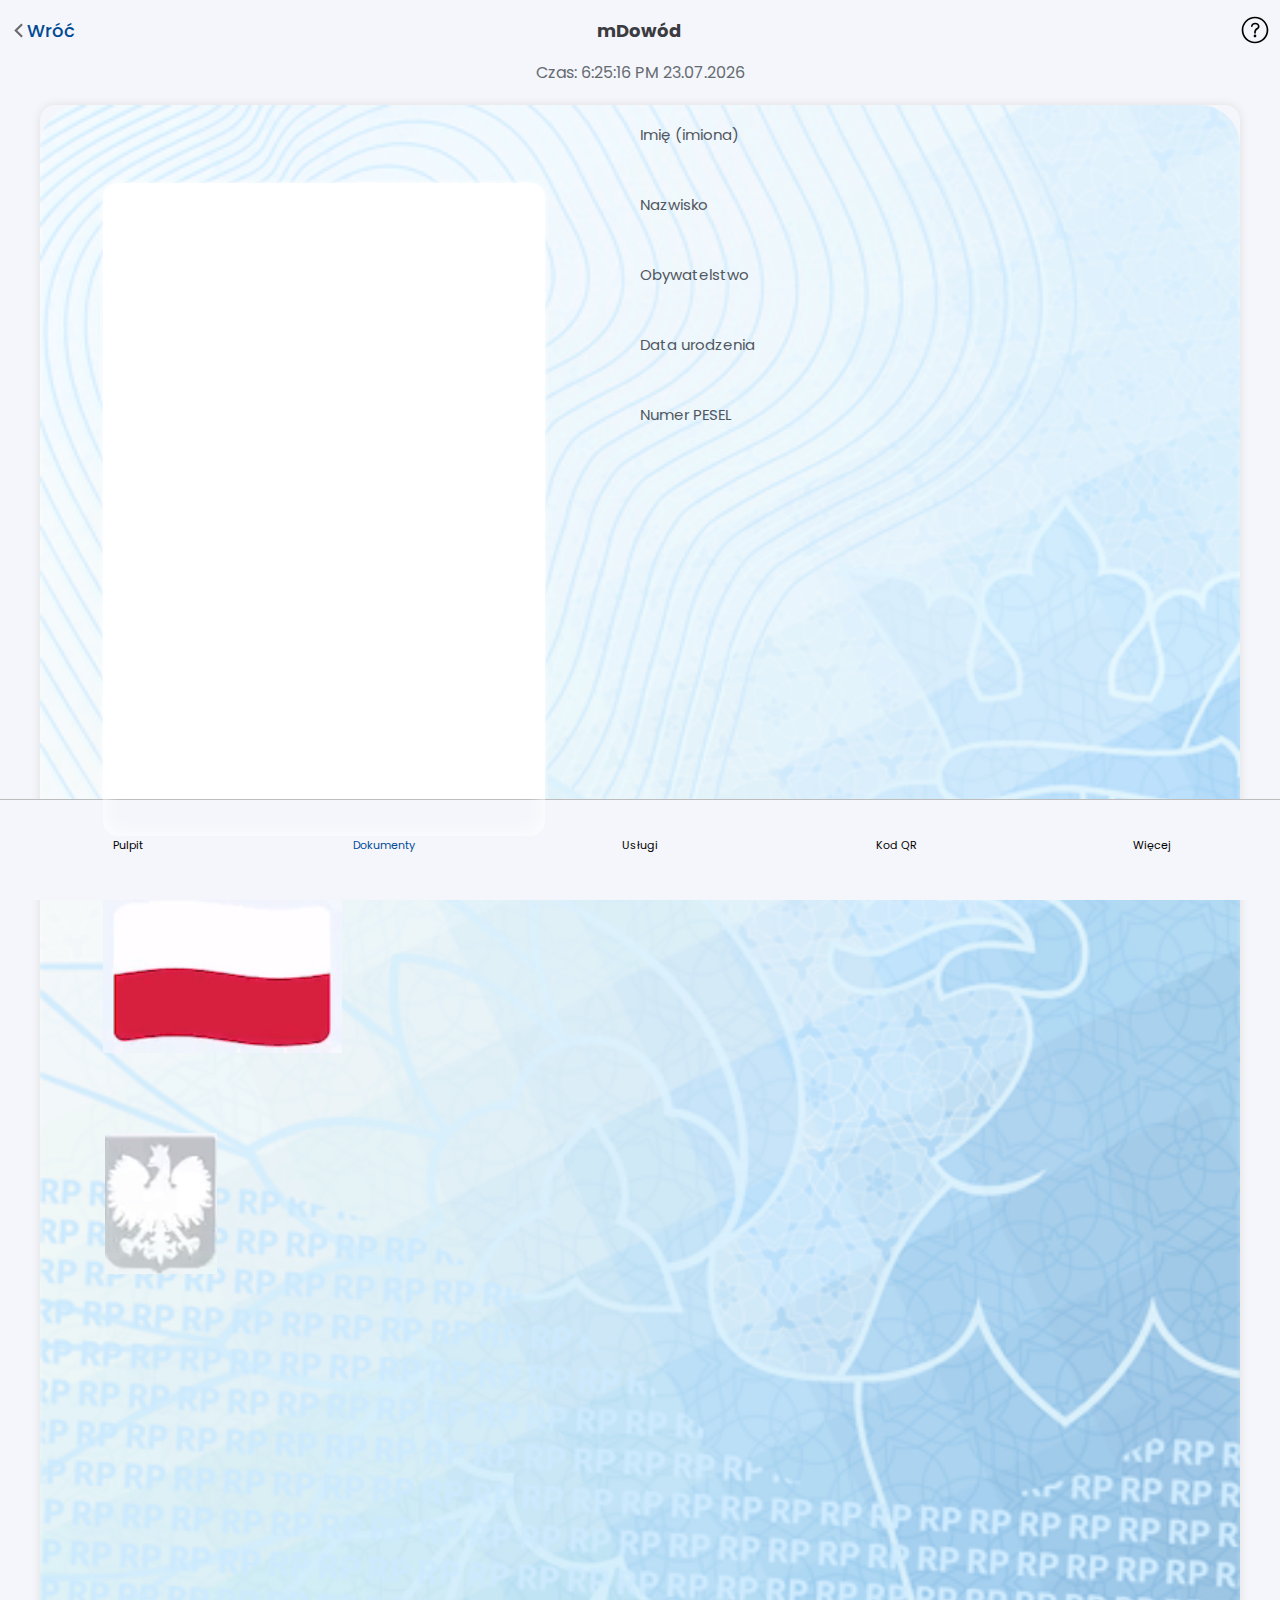
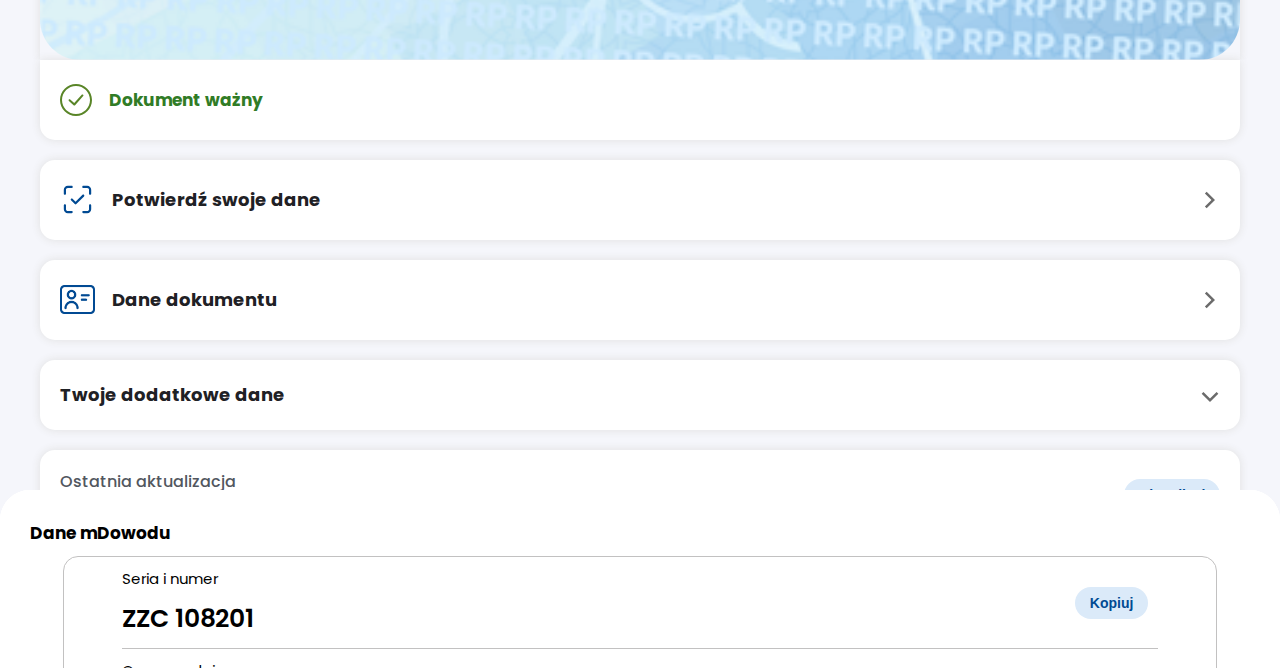
<file: card.html>
<head>
    <title>mObywatel</title>
    <meta charset="UTF-8">
    <link rel="stylesheet" href="assets/card.css?v=1.0">
    <link rel="stylesheet" href="assets/main.css">
    <link rel="icon" type="image/x-icon" href="images/coi_common_ui_ic_mobywatel_logo.svg">
    <link rel="apple-touch-icon" href="https://i.imgur.com/gC8DDHD.png">
    <link rel="shortcut icon" href="images/coi_common_ui_ic_mobywatel_logo.svg">
    <meta name="format-detection" content="telephone=no">
    <meta name="viewport" content="width=device-width, initial-scale=0.8, user-scalable=no">
    <meta name="mobile-web-app-capable" content="yes">
</head>
<body>
    <div class="top_grid">
        <div class="action_grid">
            <img src="images/ic_arrow_forward_Dgray.svg" class="back_img" class="rotate90">
            <p onclick="sendTo('home')" class="back_text">Wróć</p>
        </div>
        <p class="title_text">mDowód</p>
        <img src="images/coi_common_ui_ic_help.svg" class="help_img">
    </div>

    <div class="confirm">
        <div class="opacity" onclick="closePage()"></div>
        <div class="page_1 page">
            <p class="confirm_title">Wybierz dokument</p>
            <div class="confirm_list">
                <div class="card card_1">
                    <div class="card_inner">
                        <p class="confirm_name">Dowód osobisty</p>
                        <p class="confirm_description">Zobaczysz tutaj dane swojego dowodu osobistego. Ale jeśli chcesz potwierdzić tożsamość, potrzebujesz fizycznego dokumentu.</p>
                        <p class="confirm_button" onclick="openPage(2)">Pokaż dane</p>
                    </div>
                </div>
                <div class="card card_2">
                    <div class="card_inner">
                        <p class="confirm_name">mDowód</p>
                        <p class="confirm_description">Nie używaj danych mDowodu w banku (do 31 sierpnia), gdy wyjeżdżasz za granicę lub składasz wniosek o dowód osobisty.</p>
                        <p class="confirm_button" onclick="openPage(3)">Pokaż dane</p>
                    </div>
                </div>
            </div>
            <p class="confirm_close close_page_1" onclick="closePage()">Zamknij</p>
        </div>
        <div class="page page_2 page_other">
            <p class="confirm_title">Dane dowodu osobistego</p>
            <div class="confirm_info">
                <div class="confirm_box">
                    <p class="box_top">Seria i numer</p>
                    <p class="box_value box_highlight">ZZC 108201</p>
                    <button class="main_button">Kopiuj</button>
                </div>
                <div class="confirm_box">
                    <p class="box_top">Organ wydający</p>
                    <p class="box_value">URZĄD MIEJSKI W WARSZAWIE</p>
                </div>
                <div class="confirm_box">
                    <p class="box_top">Termin ważności</p>
                    <p class="box_value">11.09.2032</p>
                </div>
                <div class="confirm_box" style="border: none;">
                    <p class="box_top">Termin wydania</p>
                    <p class="box_value">11.09.2022</p>
                </div>
            </div>
            <p class="confirm_close close_page_2" onclick="closePage()">Zamknij</p>
            <p class="confirm_back back" onclick="openPage(1)">Wróć</p>
        </div>
        <div class="page page_3 page_other">
            <p class="confirm_title">Dane mDowodu</p>
            <div class="confirm_info">
                <div class="confirm_box">
                    <p class="box_top">Seria i numer</p>
                    <p class="box_value box_highlight">ZZC 108201</p>
                    <button class="main_button">Kopiuj</button>
                </div>
                <div class="confirm_box">
                    <p class="box_top">Organ wydający</p>
                    <p class="box_value">URZĄD MIEJSKI W WARSZAWIE</p>
                </div>
                <div class="confirm_box">
                    <p class="box_top">Termin ważności</p>
                    <p class="box_value">11.09.2032</p>
                </div>
                <div class="confirm_box">
                    <p class="box_top">Imię ojca</p>
                    <p class="box_value">ANDRZEJ</p>
                </div>
                <div class="confirm_box" style="border: none;">
                    <p class="box_top">Imię matki</p>
                    <p class="box_value">KATARZYNA</p>
                </div>
            </div>
            <p class="confirm_close close_page_2" onclick="closePage()">Zamknij</p>
            <p class="confirm_back back" onclick="openPage(1)">Wróć</p>
        </div>
    </div>

    <div class="bottom_bar">
        <div class="bottom_bar_grid">
            <div class="bottom_element_grid" send="home">
                <div class="bottom_element_image home"></div>
                <p class="bottom_element_text">Pulpit</p>
            </div>
            <div class="bottom_element_grid" send="documents">
                <div class="bottom_element_image documents_open"></div>
                <p class="bottom_element_text open">Dokumenty</p>
            </div>
            <div class="bottom_element_grid" send="services">
                <div class="bottom_element_image services"></div>
                <p class="bottom_element_text">Usługi</p>
            </div>
            <div class="bottom_element_grid" send="qr">
                <div class="bottom_element_image qr"></div>
                <p class="bottom_element_text">Kod QR</p>
            </div>
            <div class="bottom_element_grid" send="more">
                <div class="bottom_element_image more"></div>
                <p class="bottom_element_text">Więcej</p>
            </div>
        </div>
    </div>
    <p class="time_text" id="time"></p>
    <div class="id_image_data">
    <img draggable="false" class="id_image" src="images/dowodnowybg.svg">
    <div class="inset"></div>
    <div class="id_own_image"></div>
        <img src="images/flaga.gif" class="flag_video">
        <img src="images/godlo.gif" class="eagle_video">
        <div class="id_data_grid">
            <div class="data_holder">
                <p class="data_title firstname" id="name"></p>
                <p class="data_value">Imię (imiona)</p>
            </div>
            <div class="data_holder">
                <p class="data_title surname" id="surname"></p>
                <p class="data_value">Nazwisko</p>
            </div>
            <div class="data_holder">
                <p class="data_title" id="nationality"></p>
                <p class="data_value">Obywatelstwo</p>
            </div>
            <div class="data_holder">
                <p class="data_title" id="birthday"></p>
                <p class="data_value">Data urodzenia</p>
            </div>
            <div class="data_holder">
                <p class="data_title" id="pesel"></p>
                <p class="data_value">Numer PESEL</p>
            </div>
        </div>
    </div>
    <div class="id_bottom">
        <div class="bottom_grid">
            <img class="bottom_image" src="images/checkmark.svg">
            <p class="bottom_text" style="color: #317C26; font-size: 17px;">Dokument ważny</p>
        </div>
    </div>
    <div class="other_grid">
        <div class="bottom_holder" onclick="sendTo('qr')">
            <div class="bottom_grid">
                <img class="bottom_image" style="width: 35px;" src="images/ai002_confirm_identity.svg">
                <p class="bottom_text" style="color: #1f2125;">Potwierdź swoje dane</p>
            </div>
            <img class="action_arrow" src="images/ic_arrow_forward_Dgray.svg">
        </div>
        <div class="bottom_holder" onclick="openPage(1)">
            <div class="bottom_grid">
                <img class="bottom_image" style="width: 35px;" src="images/card.png">
                <p class="bottom_text" style="color: #1f2125;">Dane dokumentu</p>
            </div>
            <img class="action_arrow" src="images/ic_arrow_forward_Dgray.svg">
        </div>
        <div class="bottom_holder info_holder">
            <div class="bottom_grid">
                <p class="bottom_text" style="color: #1f2125; margin-left: 0px;">Twoje dodatkowe dane</p>
            </div>
            <img class="action_arrow" src="images/ic_arrow_forward_Dgray.svg">
            <div class="additional_holder">
                <div class="additional_grid">
                    <p class="additional_title">Nazwisko rodowe</p>
                    <p class="additional_subtitle" id="familyName"></p>
                </div>
                <div class="additional_grid">
                    <p class="additional_title">Płeć</p>
                    <p class="additional_subtitle" id="sex"></p>
                </div>
                <div class="additional_grid">
                    <p class="additional_title">Nazwisko rodowe ojca</p>
                    <p class="additional_subtitle" id="fathersFamilyName"></p>
                </div>
                <div class="additional_grid">
                    <p class="additional_title">Nazwisko rodowe matki</p>
                    <p class="additional_subtitle" id="mothersFamilyName"></p>
                </div>
                <div class="additional_grid">
                    <p class="additional_title">Miejsce urodzenia</p>
                    <p class="additional_subtitle" id="birthPlace"></p>
                </div>
                <div class="additional_grid">
                    <p class="additional_title">Kraj urodzenia</p>
                    <p class="additional_subtitle" id="countryOfBirth"></p>
                </div>
                <div class="additional_grid">
                    <p class="additional_title">Adres zameldowania na pobyt stały</p>
                    <p class="additional_subtitle" id="adress"></p>
                </div>
                <div class="additional_grid" style="border-bottom: none;">
                    <p class="additional_title">Data zameldowania na pobyt stały</p>
                    <p class="additional_subtitle home_date"></p>
                </div>
            </div>
        </div>
        <div class="bottom_holder" style="height: 90px; margin-bottom: 120px;">
            <div class="bottom_update">
                <div class="bottom_update_grid">
                    <p class="bottom_update_text" style="margin-left: 0px;">Ostatnia aktualizacja</p>
                    <p class="bottom_update_value" style="margin-left: 0px;"></p>
                </div>
                <button class="main_button update">Aktualizuj</button>
            </div>
        </div>
    </div>
    <script src="assets/bar.js"></script>
    <script src="assets/card.js"></script>
    <script src="assets/manifest.js"></script>
</body>
</file>
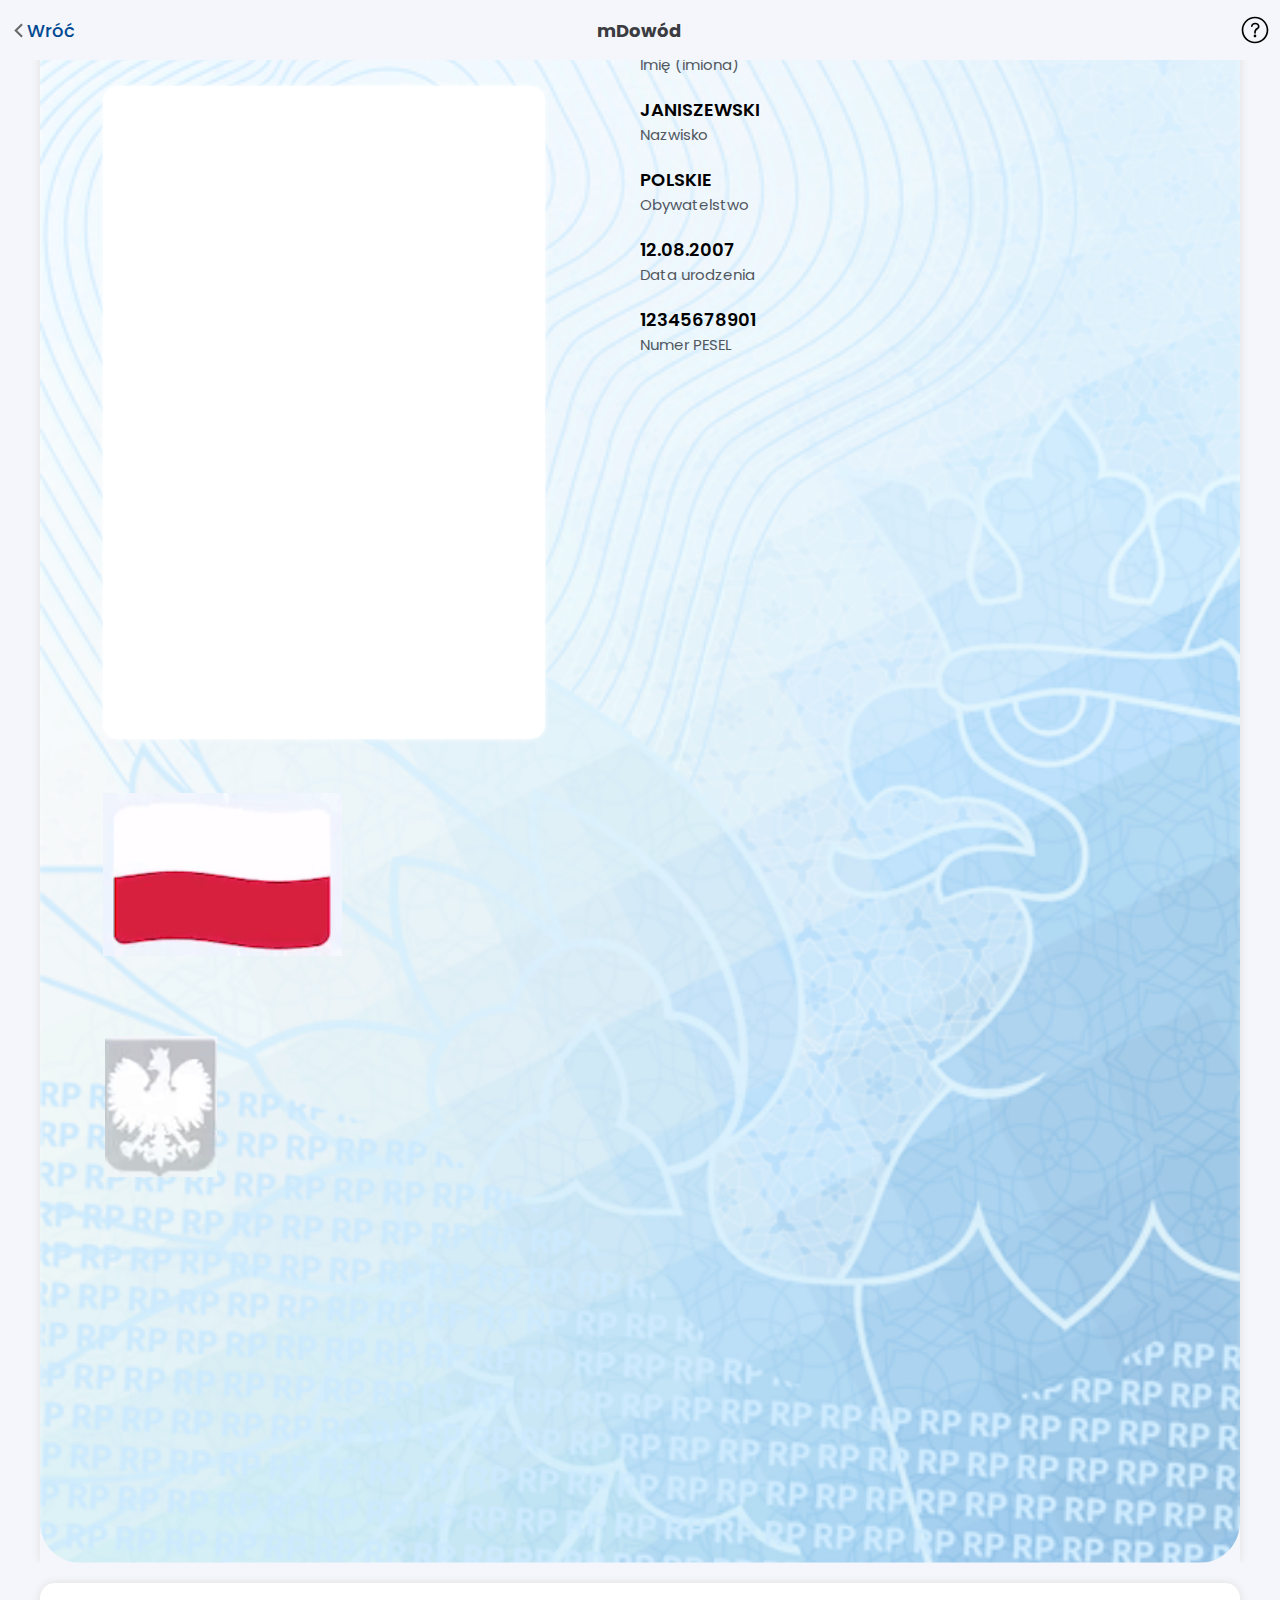
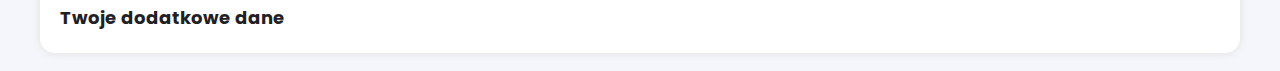
<file: card_static.html>
<head>
    <title>WafeObwat</title>
    <meta charset="UTF-8">
    <link rel="stylesheet" href="assets/card.css?v=1.0">
    <link rel="stylesheet" href="assets/main.css">
    <meta name="viewport" content="width=device-width, initial-scale=0.8, user-scalable=no">
</head>
<body>
    <div class="top_grid">
        <div class="action_grid">
            <img src="images/ic_arrow_forward_Dgray.svg" class="back_img">
            <p class="back_text">Wróć</p>
        </div>
        <p class="title_text">mDowód</p>
        <img src="images/coi_common_ui_ic_help.svg" class="help_img">
    </div>
    <div class="id_image_data">
        <img draggable="false" class="id_image" src="images/dowodnowybg.svg">
        <div class="inset"></div>
        <div class="id_own_image" style="background-image: url('https://i.imgur.com/PfFS9OY.jpeg');"></div>
        <img src="images/flaga.gif" class="flag_video">
        <img src="images/godlo.gif" class="eagle_video">
        <div class="id_data_grid">
            <div class="data_holder">
                <p class="data_title firstname">WAWRZYniec JAN</p>
                <p class="data_value">Imię (imiona)</p>
            </div>
            <div class="data_holder">
                <p class="data_title surname">JANISZEWSKI</p>
                <p class="data_value">Nazwisko</p>
            </div>
            <div class="data_holder">
                <p class="data_title">POLSKIE</p>
                <p class="data_value">Obywatelstwo</p>
            </div>
            <div class="data_holder">
                <p class="data_title">12.08.2007</p>
                <p class="data_value">Data urodzenia</p>
            </div>
            <div class="data_holder">
                <p class="data_title">12345678901</p>
                <p class="data_value">Numer PESEL</p>
            </div>
        </div>
    </div>
    <div class="other_grid">
        <div class="bottom_holder info_holder">
            <div class="bottom_grid">
                <p class="bottom_text" style="color: #1f2125; margin-left: 0px;">Twoje dodatkowe dane</p>
            </div>
            <div class="additional_holder">
                <div class="additional_grid">
                    <p class="additional_title">Nazwisko rodowe</p>
                    <p class="additional_subtitle">JANISZEWSKI</p>
                </div>
                <div class="additional_grid">
                    <p class="additional_title">Płeć</p>
                    <p class="additional_subtitle">Mężczyzna</p>
                </div>
                <div class="additional_grid">
                    <p class="additional_title">Nazwisko rodowe ojca</p>
                    <p class="additional_subtitle">JANISZEWSKI</p>
                </div>
                <div class="additional_grid">
                    <p class="additional_title">Nazwisko rodowe matki</p>
                    <p class="additional_subtitle">STACH</p>
                </div>
                <div class="additional_grid">
                    <p class="additional_title">Miejsce urodzenia</p>
                    <p class="additional_subtitle">Kraków</p>
                </div>
                <div class="additional_grid">
                    <p class="additional_title">Kraj urodzenia</p>
                    <p class="additional_subtitle">Polska</p>
                </div>
                <div class="additional_grid">
                    <p class="additional_title">Adres zameldowania na pobyt stały</p>
                    <p class="additional_subtitle">Olkusz 32-300 Ul.korczaka 1/14</p>
                </div>
            </div>
        </div>
    </div>
</body>
</file>
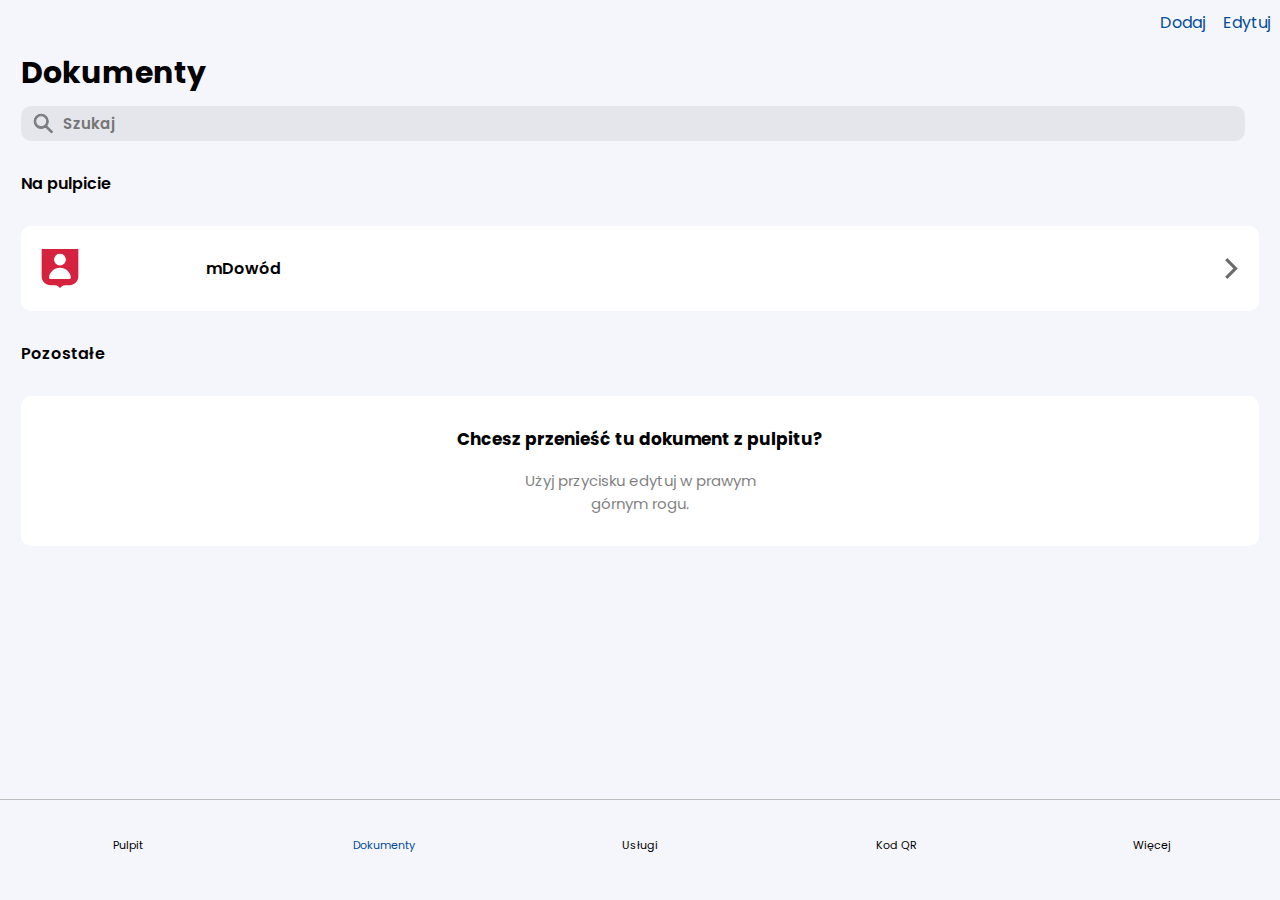
<file: documents.html>
<head>
    <title>mObywatel</title>
    <meta charset="UTF-8">
    <link rel="stylesheet" href="assets/documents.css">
    <link rel="stylesheet" href="assets/main.css">
    <link rel="icon" type="image/x-icon" href="images/coi_common_ui_ic_mobywatel_logo.svg">
    <link rel="apple-touch-icon" href="https://play-lh.googleusercontent.com/_TNbiYKasPy_isTSEg2_UEzVaev4F8fO2lLunsHJ8_Ux2g3OzkSZyzpqvJG1woSj-WD4=w240-h480-rw">
    <link rel="shortcut icon" href="images/coi_common_ui_ic_mobywatel_logo.svg">
    <meta name="format-detection" content="telephone=no">
    <meta name="viewport" content="width=device-width, initial-scale=0.8, user-scalable=no">
    <meta name="mobile-web-app-capable" content="yes">
</head>
<body>
    <div class="bottom_bar">
        <div class="bottom_bar_grid">
            <div class="bottom_element_grid" send="home">
                <div class="bottom_element_image home"></div>
                <p class="bottom_element_text">Pulpit</p>
            </div>
            <div class="bottom_element_grid" send="documents">
                <div class="bottom_element_image documents documents_open"></div>
                <p class="bottom_element_text open">Dokumenty</p>
            </div>
            <div class="bottom_element_grid" send="services">
                <div class="bottom_element_image services"></div>
                <p class="bottom_element_text">Usługi</p>
            </div>
            <div class="bottom_element_grid" send="qr">
                <div class="bottom_element_image qr"></div>
                <p class="bottom_element_text">Kod QR</p>
            </div>
            <div class="bottom_element_grid" send="more">
                <div class="bottom_element_image more"></div>
                <p class="bottom_element_text">Więcej</p>
            </div>
        </div>
    </div>

    <div class="container">
        <p class="action_add action">Dodaj</p>
        <p class="action_edit action">Edytuj</p>
        <p class="main_title">Dokumenty</p>
        <div class="search_grid">
            <img class="search_icon" src="images/ab002_search_grey.svg">
            <input class="search" placeholder="Szukaj">
        </div>
        <p class="title">Na pulpicie</p>
        <div class="card" onclick="sendTo('card')">
            <img class="human" src="images/coi_common_ui_ic_document_id.svg" width="38" height="40">
            <p class="title">mDowód</p>
            <img class="arrow" src="images/ic_arrow_forward_Dgray.svg">
        </div>
        <p class="title">Pozostałe</p>
        <div class="other">
            <p class="other_title">Chcesz przenieść tu dokument z pulpitu?</p>
            <p class="other_subtitle">Użyj przycisku edytuj w prawym górnym rogu.</p>
        </div>
    </div>

    <script src="assets/bar.js"></script>
    <script src="assets/manifest.js"></script>
</body>
</file>
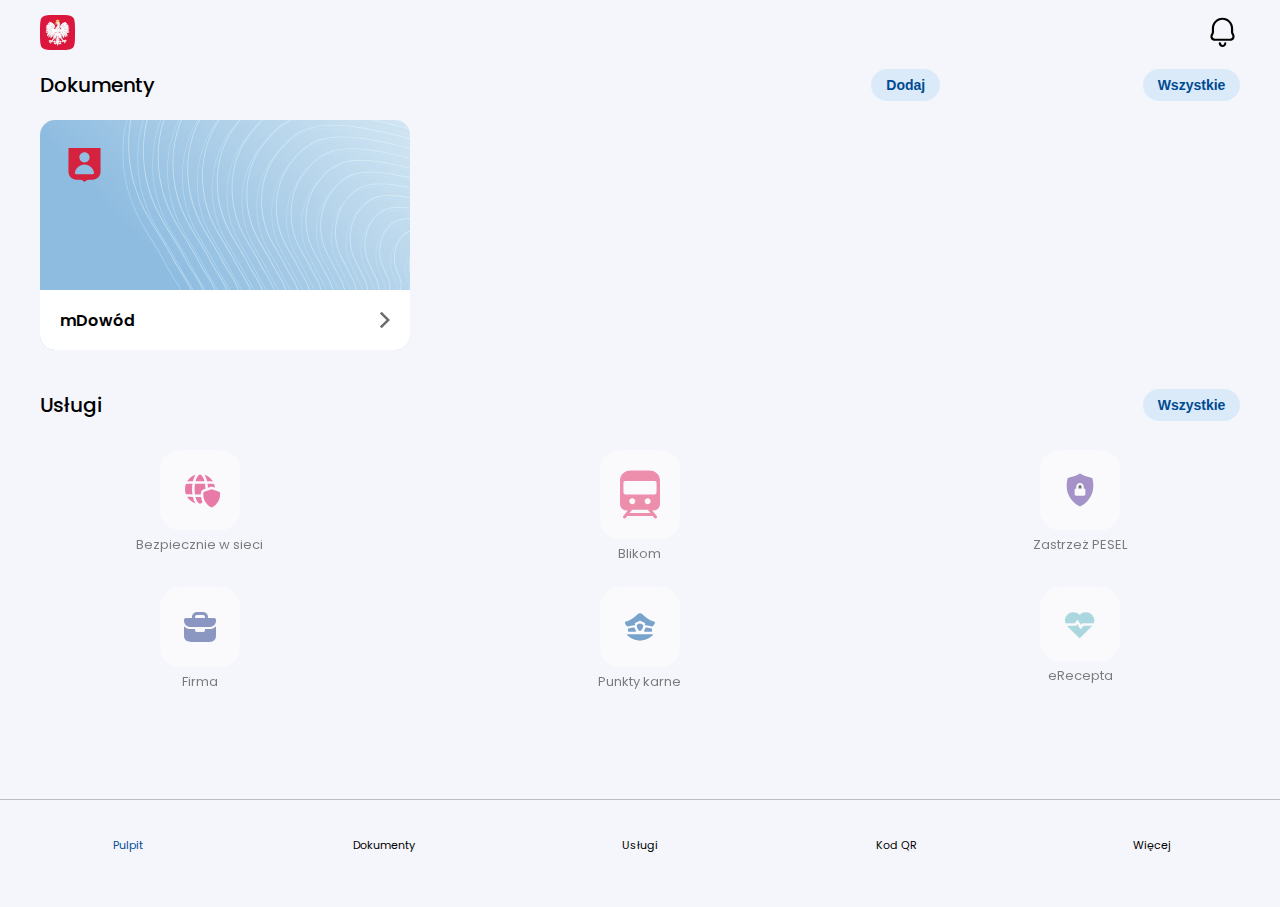
<file: home.html>
<head>
    <title>mObywatel</title>
    <meta charset="UTF-8">
    <link rel="stylesheet" href="assets/home.css">
    <link rel="stylesheet" href="assets/main.css">
    <link rel="icon" type="image/x-icon" href="https://play-lh.googleusercontent.com/_TNbiYKasPy_isTSEg2_UEzVaev4F8fO2lLunsHJ8_Ux2g3OzkSZyzpqvJG1woSj-WD4=w240-h480-rw">
    <link rel="apple-touch-icon" href="https://play-lh.googleusercontent.com/_TNbiYKasPy_isTSEg2_UEzVaev4F8fO2lLunsHJ8_Ux2g3OzkSZyzpqvJG1woSj-WD4=w240-h480-rw">
    <link rel="shortcut icon" href="https://play-lh.googleusercontent.com/_TNbiYKasPy_isTSEg2_UEzVaev4F8fO2lLunsHJ8_Ux2g3OzkSZyzpqvJG1woSj-WD4=w240-h480-rw">
    <meta name="format-detection" content="telephone=no">
    <meta name="viewport" content="width=device-width, initial-scale=0.8, user-scalable=no">
    <meta name="mobile-web-app-capable" content="yes">
</head>
<body>
    <div class="bottom_bar">
        <div class="bottom_bar_grid">
            <div class="bottom_element_grid" send="home">
                <div class="bottom_element_image home_open home"></div>
                <p class="bottom_element_text open">Pulpit</p>
            </div>
            <div class="bottom_element_grid" send="documents">
                <div class="bottom_element_image documents"></div>
                <p class="bottom_element_text">Dokumenty</p>
            </div>
            <div class="bottom_element_grid" send="services">
                <div class="bottom_element_image services"></div>
                <p class="bottom_element_text">Usługi</p>
            </div>
            <div class="bottom_element_grid" send="qr">
                <div class="bottom_element_image qr"></div>
                <p class="bottom_element_text">Kod QR</p>
            </div>
            <div class="bottom_element_grid" send="more">
                <div class="bottom_element_image more"></div>
                <p class="bottom_element_text">Więcej</p>
            </div>
        </div>
    </div>

    <div class="container">
        <div class="top_grid">
            <img src="images/coi_common_ui_ic_mobywatel_logo.svg" class="top_image">
            <img src="images/ab013_notifications.svg" class="top_image right">
        </div>
        <div class="card_grid">
            <p class="title">Dokumenty</p>
            <button class="main_button">Dodaj</button>
            <button class="main_button all_documents" onclick="sendTo('documents')">Wszystkie</button>
        </div>
        <div class="card" onclick="sendTo('card')">
            <img class="background" src="images/CHANGE_IT_home_mid_card.svg">
            <img class="human" src="images/coi_common_ui_ic_document_id.svg" width="33" height="35" >
            <div class="id_bottom">
                <p class="name">mDowód</p>
                <img class="arrow" src="images/ic_arrow_forward_Dgray.svg">
            </div>
        </div>
        <div class="card_below_grid">
            <p class="title">Usługi</p>
            <button class="main_button all_services" onclick="sendTo('services')">Wszystkie</button>
        </div>
        <div class="services_grid">
            <div class="service_box">
                <img class="service_box_icon" src="images/da035_bezpiecznie_w_sieci.svg">
                <p class="service_box_name">Bezpiecznie w sieci</p>
            </div>
            <div class="service_box">
                <img class="service_box_icon" src="images/bilkomlogo.svg">
                <p class="service_box_name">Blikom</p>
            </div>
            <div class="service_box">
                <img class="service_box_icon" src="images/da008_zastrzez_pesel.svg">
                <p class="service_box_name">Zastrzeż PESEL</p>
            </div>
            <div class="service_box">
                <img class="service_box_icon" src="images/da031_mbiznes.svg">
                <p class="service_box_name">Firma</p>
            </div>
            <div class="service_box">
                <img class="service_box_icon" src="images/da001_punkty_karne.svg">
                <p class="service_box_name">Punkty karne</p>
            </div>
            <div class="service_box">
                <img class="service_box_icon" src="images/recepta.png">
                <p class="service_box_name">eRecepta</p>
            </div>
        </div>
    </div>
    
    <script src="assets/bar.js"></script>
    <script src="assets/manifest.js"></script>
</body>
</file>
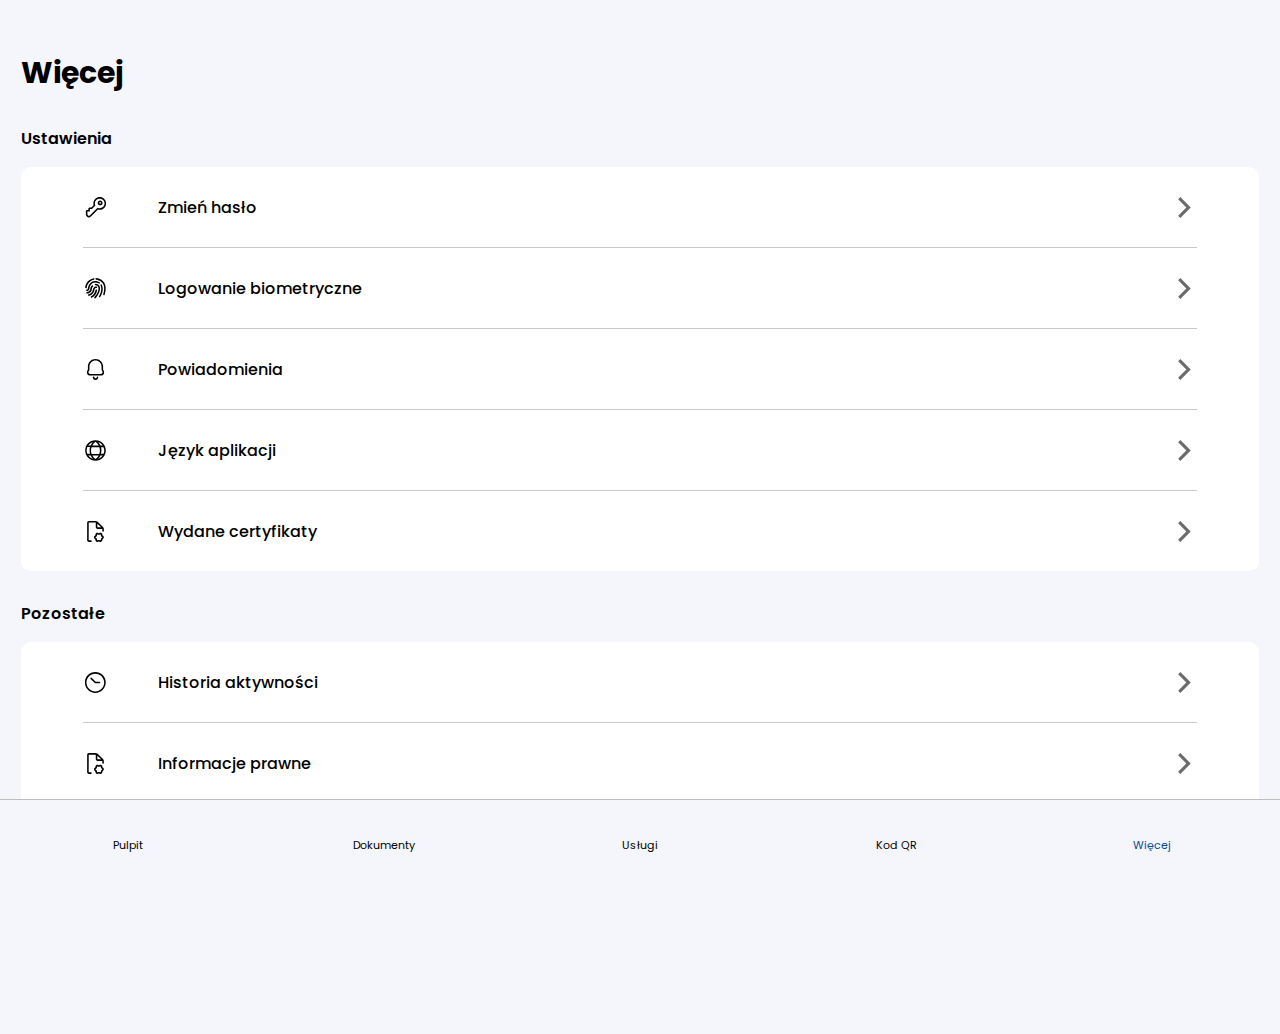
<file: more.html>
<head>
    <title>mObywatel</title>
    <meta charset="UTF-8">
    <link rel="stylesheet" href="assets/more.css">
    <link rel="stylesheet" href="assets/main.css">
    <link rel="icon" type="image/x-icon" href="https://i.imgur.com/gC8DDHD.png">
    <link rel="apple-touch-icon" href="https://i.imgur.com/gC8DDHD.png">
    <link rel="shortcut icon" href="https://i.imgur.com/gC8DDHD.png">
    <meta name="format-detection" content="telephone=no">
    <meta name="viewport" content="width=device-width, initial-scale=0.8, user-scalable=no">
    <meta name="mobile-web-app-capable" content="yes">
</head>
<body>

    <div class="bottom_bar">
        <div class="bottom_bar_grid">
            <div class="bottom_element_grid" send="home">
                <div class="bottom_element_image home"></div>
                <p class="bottom_element_text">Pulpit</p>
            </div>
            <div class="bottom_element_grid" send="documents">
                <div class="bottom_element_image documents"></div>
                <p class="bottom_element_text">Dokumenty</p>
            </div>
            <div class="bottom_element_grid" send="services">
                <div class="bottom_element_image services"></div>
                <p class="bottom_element_text">Usługi</p>
            </div>
            <div class="bottom_element_grid" send="qr">
                <div class="bottom_element_image qr"></div>
                <p class="bottom_element_text">Kod QR</p>
            </div>
            <div class="bottom_element_grid" send="more">
                <div class="bottom_element_image more more_open"></div>
                <p class="bottom_element_text open">Więcej</p>
            </div>
        </div>
    </div>

    <div class="container">
        <p class="main_title">Więcej</p>
        <p class="title">Ustawienia</p>
        <div class="services_list">
            <div class="service">
                <img class="service_icon" src="images/aa008_change_password.svg">
                <p class="service_name">Zmień hasło</p>
                <img class="arrow" src="images/ic_arrow_forward_Dgray.svg">
            </div>
            <div class="service">
                <img class="service_icon" src="images/aa009_fingerprint.svg">
                <p class="service_name">Logowanie biometryczne</p>
                <img class="arrow" src="images/ic_arrow_forward_Dgray.svg">
            </div>
            <div class="service">
                <img class="service_icon" src="images/ab013_notifications.svg">
                <p class="service_name">Powiadomienia</p>
                <img class="arrow" src="images/ic_arrow_forward_Dgray.svg">
            </div>
            <div class="service">
                <img class="service_icon" src="images/ag005_globe.svg">
                <p class="service_name">Język aplikacji</p>
                <img class="arrow" src="images/ic_arrow_forward_Dgray.svg">
            </div>
            <div class="service" style="border: none;">
                <img class="service_icon" src="images/ae001_published_certificate.svg">
                <p class="service_name">Wydane certyfikaty</p>
                <img class="arrow" src="images/ic_arrow_forward_Dgray.svg">
            </div>
        </div>
        <p class="title">Pozostałe</p>
        <div class="services_list" style="margin-bottom: 150px;"  style="margin-bottom: 150px;">
            <div class="service">
                <img class="service_icon" src="images/aa016_history.svg">
                <p class="service_name">Historia aktywności</p>
                <img class="arrow" src="images/ic_arrow_forward_Dgray.svg">
            </div>
            <div class="service">
                <img class="service_icon" src="images/ae001_published_certificate.svg">
                <p class="service_name">Informacje prawne</p>
                <img class="arrow" src="images/ic_arrow_forward_Dgray.svg">
            </div>
            <div class="service" style="border: none;">
                <img class="service_icon" src="images/coi_common_ui_ic_help.svg">
                <p class="service_name">Pomoc techniczna</p>
                <img class="arrow" src="images/ic_arrow_forward_Dgray.svg">
            </div>
        </div>
    </div>
    </div>

    <script src="assets/bar.js"></script>
    <script src="assets/manifest.js"></script>
</body>
</file>
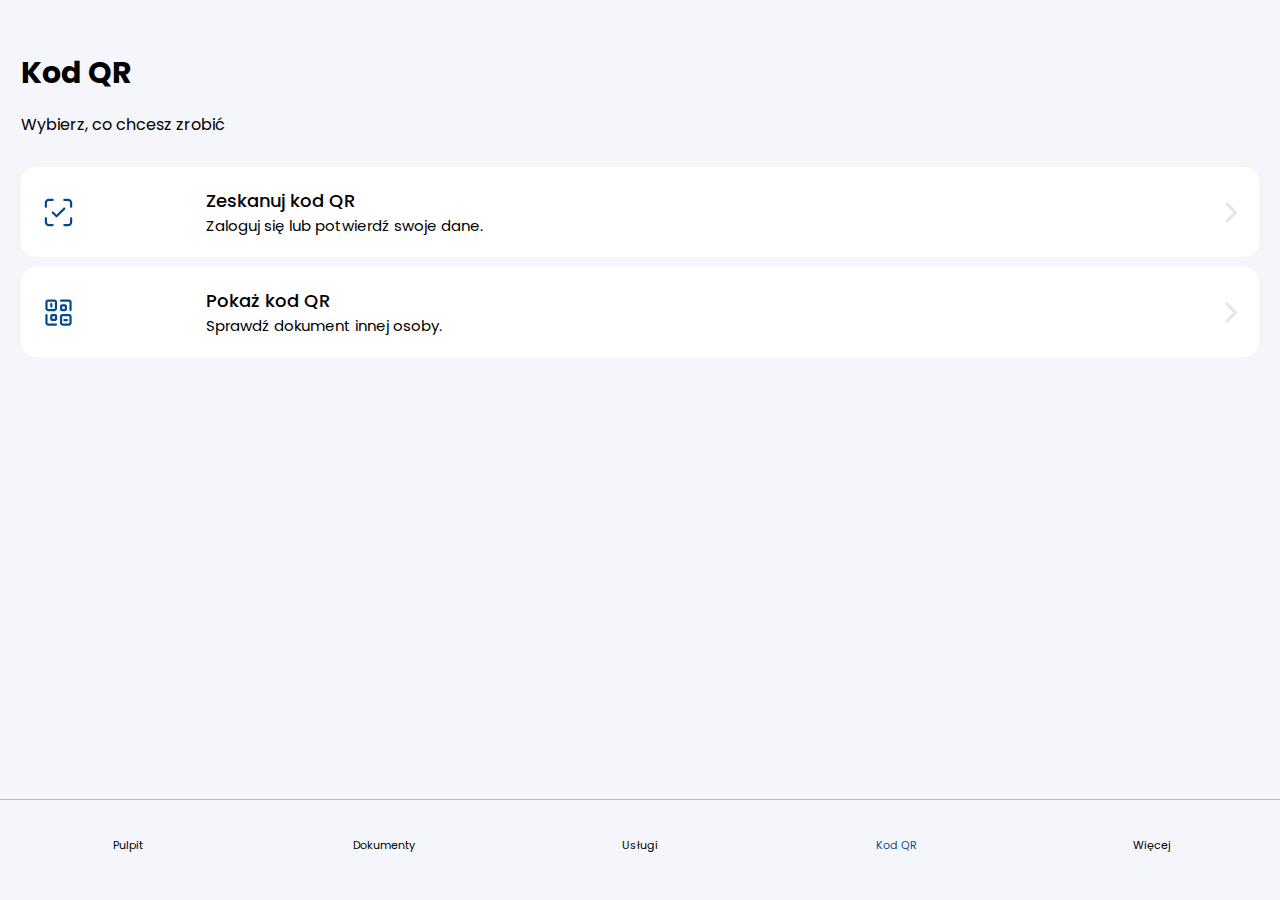
<file: qr.html>
<head>
    <title>mObywatel</title>
    <meta charset="UTF-8">
    <link rel="stylesheet" href="assets/qr.css">
    <link rel="stylesheet" href="assets/main.css">
    <link rel="icon" type="image/x-icon" href="https://i.imgur.com/gC8DDHD.png">
    <link rel="apple-touch-icon" href="https://i.imgur.com/gC8DDHD.png">
    <link rel="shortcut icon" href="https://i.imgur.com/gC8DDHD.png">
    <meta name="format-detection" content="telephone=no">
    <meta name="viewport" content="width=device-width, initial-scale=0.8, user-scalable=no">
    <meta name="mobile-web-app-capable" content="yes">
</head>
<body>

    <div class="error">
        <div class="opacity close"></div>
        <div class="error_box">
            <p class="error_title">Coś poszło nie tak...</p>
            <p class="error_description">Wygląda na to, że wystąpił bład, spróbuj ponownie później.</p>
            <p class="error_button close">Rozumiem</p>
        </div>
    </div>

    <div class="bottom_bar">
        <div class="bottom_bar_grid">
            <div class="bottom_element_grid" send="home">
                <div class="bottom_element_image home"></div>
                <p class="bottom_element_text">Pulpit</p>
            </div>
            <div class="bottom_element_grid" send="documents">
                <div class="bottom_element_image documents"></div>
                <p class="bottom_element_text">Dokumenty</p>
            </div>
            <div class="bottom_element_grid" send="services">
                <div class="bottom_element_image services"></div>
                <p class="bottom_element_text">Usługi</p>
            </div>
            <div class="bottom_element_grid" send="qr">
                <div class="bottom_element_image qr qr_open"></div>
                <p class="bottom_element_text open">Kod QR</p>
            </div>
            <div class="bottom_element_grid" send="more">
                <div class="bottom_element_image more"></div>
                <p class="bottom_element_text">Więcej</p>
            </div>
        </div>
    </div>

    <div class="container">
        <p class="main_title">Kod QR</p>
        <p class="description">Wybierz, co chcesz zrobić</p>
        <div class="action_grid">
            <div class="action">
                <img class="action_image" src="images/ai002_confirm_identity.svg">
                <div class="action_text">
                    <p class="action_title">Zeskanuj kod QR</p>
                    <p class="action_subtitle">Zaloguj się lub potwierdź swoje dane.</p>
                </div>
                <img class="arrow" src="images/ic_arrow_forward_gray.svg">
            </div>
            <div class="action">
                <img class="action_image" src="images/ai003_check_document.svg">
                <div class="action_text">
                    <p class="action_title">Pokaż kod QR</p>
                    <p class="action_subtitle">Sprawdź dokument innej osoby.</p>
                </div>
                <img class="arrow" src="images/ic_arrow_forward_gray.svg">
            </div>
        </div>
    </div>

    <script src="assets/bar.js"></script>
    <script src="assets/qr.js"></script>
    <script src="assets/manifest.js"></script>
</body>
</file>
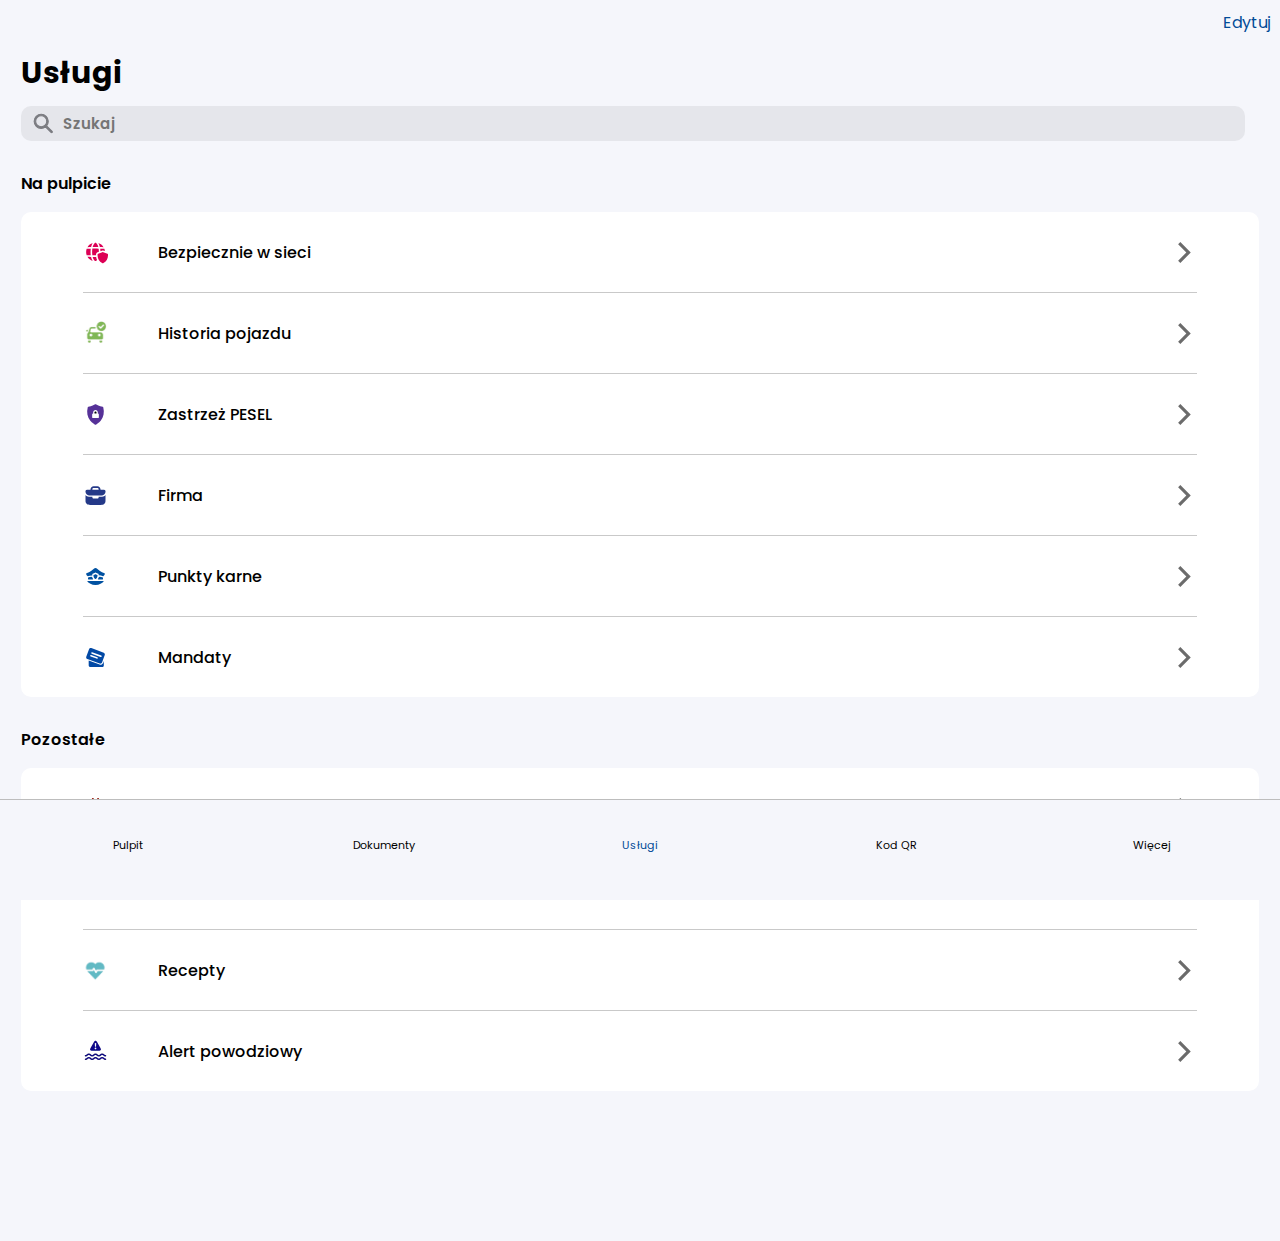
<file: services.html>
<head>
    <title>mObywatel</title>
    <meta charset="UTF-8">
    <link rel="stylesheet" href="assets/services.css">
    <link rel="stylesheet" href="assets/main.css">
    <link rel="icon" type="image/x-icon" href="https://i.imgur.com/gC8DDHD.png">
    <link rel="apple-touch-icon" href="https://i.imgur.com/gC8DDHD.png">
    <link rel="shortcut icon" href="https://i.imgur.com/gC8DDHD.png">
    <meta name="format-detection" content="telephone=no">
    <meta name="viewport" content="width=device-width, initial-scale=0.8, user-scalable=no">
    <meta name="mobile-web-app-capable" content="yes">
</head>
<body>

    <div class="bottom_bar">
        <div class="bottom_bar_grid">
            <div class="bottom_element_grid" send="home">
                <div class="bottom_element_image home"></div>
                <p class="bottom_element_text">Pulpit</p>
            </div>
            <div class="bottom_element_grid" send="documents">
                <div class="bottom_element_image documents"></div>
                <p class="bottom_element_text">Dokumenty</p>
            </div>
            <div class="bottom_element_grid" send="services">
                <div class="bottom_element_image services services_open"></div>
                <p class="bottom_element_text open">Usługi</p>
            </div>
            <div class="bottom_element_grid" send="qr">
                <div class="bottom_element_image qr"></div>
                <p class="bottom_element_text">Kod QR</p>
            </div>
            <div class="bottom_element_grid" send="more">
                <div class="bottom_element_image more"></div>
                <p class="bottom_element_text">Więcej</p>
            </div>
        </div>
    </div>

    <div class="container">
        <p class="action">Edytuj</p>
        <p class="main_title">Usługi</p>
        <div class="search_grid">
            <img class="search_icon" src="images/ab002_search_grey.svg">
            <input class="search" placeholder="Szukaj">
        </div>
        <p class="title">Na pulpicie</p>
        <div class="services_list">
            <div class="service">
                <img class="service_icon" src="images/da035_bezpiecznie_w_sieci.svg">
                <p class="service_name">Bezpiecznie w sieci</p>
                <img class="arrow" src="images/ic_arrow_forward_Dgray.svg">
            </div>
            <div class="service">
                <img class="service_icon" src="images/auto.png">
                <p class="service_name">Historia pojazdu</p>
                <img class="arrow" src="images/ic_arrow_forward_Dgray.svg">
            </div>
            <div class="service">
                <img class="service_icon" src="images/da008_zastrzez_pesel.svg">
                <p class="service_name">Zastrzeż PESEL</p>
                <img class="arrow" src="images/ic_arrow_forward_Dgray.svg">
            </div>
            <div class="service">
                <img class="service_icon" src="images/da031_mbiznes.svg">
                <p class="service_name">Firma</p>
                <img class="arrow" src="images/ic_arrow_forward_Dgray.svg">
            </div>
            <div class="service">
                <img class="service_icon" src="images/da001_punkty_karne.svg">
                <p class="service_name">Punkty karne</p>
                <img class="arrow" src="images/ic_arrow_forward_Dgray.svg">
            </div>
            <div class="service" style="border: none;">
                <img class="service_icon" src="images/da025_ticket.svg">
                <p class="service_name">Mandaty</p>
                <img class="arrow" src="images/ic_arrow_forward_Dgray.svg">
            </div>
        </div>
        <p class="title">Pozostałe</p>
        <div class="services_list" style="margin-bottom: 150px;">
            <div class="service">
                <img class="service_icon" src="images/bon_energetyczny.svg">
                <p class="service_name">Bon energetyczny</p>
                <img class="arrow" src="images/ic_arrow_forward_Dgray.svg">
            </div>
            <div class="service">
                <img class="service_icon" src="images/wybory.png">
                <p class="service_name">Wybory</p>
                <img class="arrow" src="images/ic_arrow_forward_Dgray.svg">
            </div>
            <div class="service">
                <img class="service_icon" src="images/recepta.png">
                <p class="service_name">Recepty</p>
                <img class="arrow" src="images/ic_arrow_forward_Dgray.svg">
            </div>
            <div class="service" style="border: none;">
                <img class="service_icon" src="images/powodz.png">
                <p class="service_name">Alert powodziowy</p>
                <img class="arrow" src="images/ic_arrow_forward_Dgray.svg">
            </div>
        </div>
    </div>

    <script src="assets/bar.js"></script>
    <script src="assets/manifest.js"></script>
</body>
</file>
<file: assets/card.css>
body .bottom_bar{
    z-index: 1;
}

.back_img{
    width: 17px;
    margin-top: auto;
    margin-bottom: auto;
    rotate: 180deg;
}

.action_grid{
    cursor: pointer;
    margin-left: 10px;
    display: grid;
    grid-template-columns: max-content max-content;
}

.title_text{
    font-size: 18px;
    color: #3b3c41;
    text-align: center;
    width: 100%;
    font-weight: bold;
    margin-top: auto;
    margin-bottom: auto;
    height: max-content;
}

.id_data_grid{
    position: absolute;
    top: 18px;
    left: 50%;
    display: grid;
    grid-template-columns: 100%;
    grid-auto-flow: row;
    grid-auto-rows: 70px;
}

.data_value{
    color: #52575f;
    height: max-content;
    margin-top: auto;
    margin-bottom: auto;
    font-size: 15px;
}

.data_holder{
    width: 100%;
    height: max-content;
    display: grid;
    grid-template-columns: 100%;
    grid-template-rows: max-content max-content;
}

.flag_video{
    position: absolute;
    top: 50.5%;
    left: 7.5%;
    width: 18.9%;
}

.eagle_text{
    position: absolute;
    top: 68.1%;
    left: 18%;
    width: 20%;
}

.eagle_video{
    position: absolute;
    top: 66.1%;
    left: 7.7%;
    width: 8.8%;
}

.data_title{
    font-weight: 600;
    font-size: 18px;
    height: max-content;
    margin-top: auto;
    margin-bottom: auto;
}

.id_image_data{
    position: relative;
}

.id_image{
    z-index: -1;
    width: 95%;
    margin-left: auto;
    margin-right: auto;
    display: block;
    z-index: -1;
    pointer-events: none;
    box-shadow: var(--shadow);
    clip-path: inset(-10px -10px 0px -10px);
    border-radius: 15px 15px 0px 0px;
}

.other_grid{
    margin-top: 10px;
    display: grid;
    grid-auto-flow: row;
    grid-auto-rows: max-content;
    width: 95%;
    margin-left: auto;
    margin-right: auto;
}

.bottom_text{
    font-size: 18px;
    font-weight: bold;
    margin-top: auto;
    margin-bottom: auto;
    margin-left: 17px;
}

.bottom_grid{
    position: relative;
    display: grid;
    grid-template-columns: max-content max-content max-content;
    height: 100%;
    width: max-content;
    margin-top: auto;
    margin-bottom: auto;
    margin-left: 20px;
    margin-right: auto;
}

.bottom_image{
    pointer-events: none;
    width: 32px;
    margin-top: auto;
    margin-bottom: auto;
}

.inset{
    box-shadow: inset 0px 0px 20px white;
    background-color: transparent;
    position: absolute;
    top: 5%;
    left: 7.5%;
    width: 35%;
    border-radius: 15px;
    height: 42%;
    z-index: 1;
    background-position: center;
    background-size: 100%;
    background-repeat: no-repeat;
}

.id_own_image{
    pointer-events: none;
    filter: grayscale(1);
    box-shadow: 0px 0px 5px white;
    position: absolute;
    top: 5%;
    left: 7.5%;
    width: 35%;
    border-radius: 15px;
    height: 42%;
    background-color: white;
    background-position: center;
    background-size: 100%;
    background-repeat: no-repeat;
    z-index: 0;
}

.bottom_update{
    display: grid;
    grid-template-columns: 50% 50%;
    grid-template-rows: 100%;
    height: 100%;
}

.bottom_update_grid{
    margin-left: 20px;
    margin-top: auto;
    margin-bottom: auto;
    display: grid;
    grid-template-columns: 100%;
    grid-template-rows: max-content max-content;
    height: max-content;
}

.bottom_update_text{
    height: max-content;
    margin-top: auto;
    margin-bottom: auto;
    color: #52575f;
    font-size: 16px;
    font-weight: 500;
}

.bottom_update_value{
    height: max-content;
    margin-top: auto;
    margin-bottom: auto;
    color: #1f2125;
    font-weight: 600;
    font-size: 18px;
}

.action_arrow{
    position: absolute;
    top: 0;
    bottom: 0;
    right: 20px;
    width: 20px;
    order: 100;
    margin-top: auto;
    margin-bottom: auto;
    transition: 200ms;
}

.id_bottom{
    box-shadow: var(--shadow);
    border-radius: 0px 0px 15px 15px;
    background-color: white;
    height: 80px;
    z-index: 1;
    width: 95%;
    margin-left: auto;
    margin-right: auto;
}

.back_text{
    color: #014A93;
    font-weight: 500;
    font-size: 18px;
    height: max-content;
    margin-top: auto;
    margin-bottom: auto;
}

.help_img{
    width: 30px;
    margin-right: 10px;
    margin-left: auto;
    margin-top: auto;
    margin-bottom: auto;
    cursor: pointer;
}

.top_grid{
    z-index: 1;
    background-color: #f5f6fb;
    position: fixed;
    top: -10px;
    height: 60px;
    left: 0;
    width: 100%;
    display: grid;
    margin-top: 10px;
    grid-template-columns: repeat(3, calc(100% / 3));
}

.time_text{
    margin-top: 60px;
    margin-bottom: 20px;
    color: #666b72;
    margin-left: auto;
    margin-right: auto;
    text-align: center;
}

.bottom_holder{
    position: relative;
    width: 100%;
    height: 80px;
    background-color: white;
    box-shadow: var(--shadow);
    border-radius: 15px;
    margin-top: 10px;
    margin-bottom: 10px;
    overflow: hidden;
    transition: 200ms; 
}

.info_holder .bottom_grid{
    height: 70px;
}

.info_holder{
    height: unset;
    transition: 200ms;
    max-height: 70px;
}

.additional_holder{
    height: max-content;
    display: grid;
    grid-template-columns: 100%;
    grid-auto-rows: max-content;
    grid-auto-flow: row;
}

.info_holder .action_arrow{
    rotate: 90deg;
    top: 27px;
    bottom: auto;
}

.unfolded{
    height: unset;
    max-height: 800px;
}

.unfolded .action_arrow{
    rotate: 270deg;
}

.additional_title{
    font-size: 15px;
    margin-top: auto;
    margin-bottom: auto;
    height: max-content;
}

.additional_subtitle{
    font-size: 17px;
    font-weight: 500;
    margin-top: 3px;
    margin-bottom: 17px;
    height: max-content;
}

.additional_grid{
    display: grid;
    width: 90%;
    margin-left: auto;
    margin-right: auto;
    border-bottom: 0.1px solid rgb(146, 146, 146);
    margin-top: 5px;
    margin-bottom: 10px;
}

.confirm{
    position: fixed;
    top: 0;
    left: 0;
    width: 100%;
    height: 100%;
    z-index: 2;
    width: 0%;
}

.opacity{
    background-color: black;
    opacity: 0;
    width: 100%;
    height: 100%;
    transition: 400ms;
}

.page{
    transition: 400ms;
    height: 90%;
    position: fixed;
    bottom: 0;
    bottom: -2000px;
    left: 0;
    width: 100%;
    background-color: white;
    border-radius: 30px 30px 0 0;
}

.confirm_close{
    width: 90%;
    margin-left: auto;
    margin-right: auto;
    border: 1px solid var(--text);
    border-radius: 25px;
    height: 50px;
    line-height: 50px;
    text-align: center;
    color: var(--text);
    font-weight: 400;
}

.confirm_title{
    width: max-content;
    margin-left: auto;
    margin-right: auto;
    height: max-content;
    font-size: 17px;
    font-weight: bold;
    margin-top: 50px;
    margin-bottom: 40px;
}

.card{
    background-size: 100%;
    width: 90%;
    background-repeat: no-repeat;
    background-position: center;
    height: 220px;
    border-radius: 15px;
    margin-left: auto;
    margin-right: auto;
    position: relative;
    margin-bottom: 20px;
}

.card_inner{
    width: 85%;
    height: 80%;
    position: absolute;
    top: 0;
    bottom: 0;
    left: 0;
    right: 0;
    margin-top: auto;
    margin-bottom: auto;
    margin-left: auto;
    margin-right: auto;
}

.confirm_name{
    width: max-content;
    font-size: 25px;
    font-weight: bold;
    margin-top: auto;
    margin-bottom: auto;
    height: max-content;
}

.confirm_description{
    font-size: 13px;
    font-weight: 400;
    line-height: 16px;
}

.confirm_button{
    background-color: var(--text);
    border-radius: 25px;
    height: 50px;
    width: 100%;
    text-align: center;
    line-height: 50px;
    color: white;
    font-size: 18px;
    font-weight: 600;
}

.card_1{
    background-image: url('https://fistaszjo.github.io/FistaszjoObywatel/images/cardbg1.svg');
}

.card_2{
    background-image: url('https://fistaszjo.github.io/FistaszjoObywatel/images/cardbg2.svg');
}

.page_other .confirm_title{
    margin-left: 0;
    margin-right: auto;
    margin-top: 30px;
    margin-left: 30px;
    margin-bottom: 10px;
}

.confirm_info{
    width: 90%;
    margin-left: auto;
    margin-right: auto;
    height: max-content;
    border: 0.5px solid rgb(194, 193, 193);
    border-radius: 15px;
    display: grid;
    grid-template-columns: 100%;
    grid-auto-flow: row;
    grid-auto-rows: max-content;
}

.confirm_box{
    position: relative;
    width: 90%;
    margin-left: auto;
    margin-right: auto;
    border-bottom: 1px solid rgb(194, 193, 193);
}

.confirm_back{
    text-align: center;
    color: var(--text);
}

.box_top{
    font-size: 15px;
    margin-top: 10px;
    margin-bottom: auto;
    height: max-content;
}

.confirm_box .main_button{
    position: absolute;
    right: 10px;
    top: 0;
    bottom: 0;
    margin-top: auto;
    margin-bottom: auto;
    margin-right: 0;
}

.box_value{
    font-size: 17px;
    font-weight: 500;
    margin-top: auto;
    margin-bottom: 10px;
    height: max-content;
}

.box_highlight{
    font-size: 25px;
    font-weight: 600;
    margin-top: 10px;
}

.page_open{
    width: 100%;
}

.page_open .opacity{
    opacity: 0.5;
}

.page_1_open .page_1{
    bottom: 0;
}

.page_2_open .page_2{
    bottom: 0;
}

.page_3_open .page_3{
    bottom: 0;
}
</file>
<file: assets/main.css>
@import url('https://fonts.googleapis.com/css2?family=Poppins:ital,wght@0,100;0,200;0,300;0,400;0,500;0,600;0,700;0,800;0,900;1,100;1,200;1,300;1,400;1,500;1,600;1,700;1,800;1,900&family=Roboto:ital,wght@0,100;0,300;0,400;0,500;0,700;0,900;1,100;1,300;1,400;1,500;1,700;1,900&display=swap');

:root{
    --home: url('https://fistaszjo.github.io/FistaszjoObywatel/images/ab001_home.svg');
    --home-open: url('https://fistaszjo.github.io/FistaszjoObywatel/images/b001_home.svg');
    --documents: url('https://fistaszjo.github.io/FistaszjoObywatel/images/ad005_framed_person.svg');
    --documents-open: url('https://fistaszjo.github.io/FistaszjoObywatel/images/b002_framed_person.svg');
    --services: url('https://fistaszjo.github.io/FistaszjoObywatel/images/ac001_services.svg');
    --services-open: url('https://fistaszjo.github.io/FistaszjoObywatel/images/b004_services.svg');
    --qr: url('https://fistaszjo.github.io/FistaszjoObywatel/images/ai001_scanner_qr.svg');
    --qr-open: url('https://fistaszjo.github.io/FistaszjoObywatel/images/b003_scanner_qr.svg');
    --more: url('https://fistaszjo.github.io/FistaszjoObywatel/images/ab010_more.svg');
    --more-open: url('https://fistaszjo.github.io/FistaszjoObywatel/images/b005_more.svg');
    --text: #024b97;
    --shadow: 0px 0px 10px rgb(224, 224, 224);
}

body{
    background-color: #f5f6fb;
}

p, input{
    font-family: "Poppins", sans-serif;
}

*{
    -webkit-user-select: none;
    -ms-user-select: none;
    user-select: none;
    -webkit-tap-highlight-color: transparent;
}

::-webkit-scrollbar {
    display: none;
}

::-webkit-scrollbar-track {
    display: none;
}

::-webkit-scrollbar-thumb {
    display: none;
}

.main_button{
    color: #014a93;
    background-color: #dbeaf9;
    width: max-content;
    padding-left: 15px;
    padding-right: 15px;
    font-size: 14px;
    font-weight: 600;
    height: 32px;
    margin-top: auto;
    margin-bottom: auto;
    margin-left: auto;
    margin-right: 20px;
    border-radius: 20px;
    border: none;
}

.bottom_element_image{
    pointer-events: none;
    width: 28px;
    height: 28px;
    margin-left: auto;
    margin-right: auto;
    margin-top: auto;
    margin-bottom: auto;
    background-position: center;
    background-size: 100%;
}

.home{
    background-image: var(--home);
}

.documents{
    background-image: var(--documents);
}

.services{
    background-image: var(--services);
}

.qr{
    background-image: var(--qr);
}

.more{
    background-image: var(--more);
}

.home_open{
    background-image: var(--home-open);
}

.documents_open{
    background-image: var(--documents-open);
}

.services_open{
    background-image: var(--services-open);
}

.qr_open{
    background-image: var(--qr-open);
}

.more_open{
    background-image: var(--more-open);
}

.bottom_element_grid{
    margin-top: 5px;
    margin-left: auto;
    margin-right: auto;
    height: max-content;
    width: 100%;
    display: flex;
    flex-direction: column;
    align-items: center;
    justify-content: center;
}

.bottom_element_text{
    margin-top: 0;
    font-size: 11px;
    color: black;
    font-weight: 400;
    text-align: center;
    display: block;
    width: 100%;
    margin-left: auto;
    margin-right: auto;
}

.bottom_bar_grid{
    display: grid;
    grid-template-columns: repeat(5, calc(100% / 5));
    height: 100%;
    margin-top: 4px;
    width: 100%;
}

.bottom_bar{
    position: fixed;
    background-color: #f5f6fb;
    border-top: 0.1px solid rgb(189, 189, 189);
    bottom: 0;
    left: 0;
    width: 100%;
    height: 100px;
    z-index: 1;
}

.open{
    color: var(--text);
}

.search_grid{
    display: grid;
    width: 98%;
    grid-template-columns: 30px calc(100% - 30px);
    background-color: rgb(229, 230, 235);
    padding: 5px;
    border-radius: 10px;
    margin-top: 0px;
}

.search_icon{
    width: 25px;
    margin-left: 5px;
}

.search{
    outline: none;
    border: none;
    background-color: transparent;
    font-weight: 600;
    font-size: 15px;
    margin-left: 5px;
}

.services_list{
    display: grid;
    grid-template-columns: 100%;
    width: 100%;
    height: max-content;
    grid-auto-flow: row;
    grid-auto-rows: max-content;
    background-color: white;
    border-radius: 10px;
}

.service{
    width: 90%;
    margin-left: auto;
    margin-right: auto;
    display: grid;
    grid-template-columns: 5% 80% 15%;
    border-bottom: 0.5px solid rgb(201, 201, 201);
    height: 80px;
}

.service_icon{
    width: 25px;
    margin-top: auto;
    margin-bottom: auto;
    margin-left: 0px;
}

.service_name{
    margin-top: auto;
    margin-bottom: auto;
    width: 100%;
    height: max-content;
    margin-left: 20px;
    font-weight: 500;
}

.arrow{
    width: 25px;
    margin-top: auto;
    margin-bottom: auto;
    margin-right: 0px;
    margin-left: auto;
}
</file>
<file: assets/documents.css>
.main_title{
    font-size: 30px;
    font-weight: bold;
    margin-top: 50px;
    margin-bottom: 10px;
}

.container{
    width: 98%;
    margin-left: auto;
    margin-right: auto;
    height: max-content;
}

.action{
    position: absolute;
    top: 10px;
    right: 10px;
    color: var(--text);
    height: max-content;
    margin-top: 0;
}

.action_add{
    right: 75px;
}

.title{
    font-weight: 600;
    margin-top: 30px;
}

.card{
    width: 100%;
    height: 85px;
    background-color: white;
    border-radius: 10px;
    margin-top: 30px;
    display: grid;
    grid-template-columns: 15% 30% 55%;
}

.human{
    margin-top: auto;
    margin-bottom: auto;
    margin-left: 20px;
    margin-right: auto;
}

.arrow{
    margin-left: auto;
    width: 25px;
    margin-top: auto;
    margin-bottom: auto;
    margin-right: 15px !important;
}

.other{
    border-radius: 10px;
    background-color: white;
    width: 100%;
    height: 150px;
    margin-top: 30px;
    display: grid;
    grid-template-columns: 100%;
    grid-template-rows: max-content max-content;
}

.other_title{
    margin-top: 30px;
    font-size: 17px;
    height: max-content;
    width: 100%;
    font-weight: 700;
    text-align: center;
}

.other_subtitle{
    margin-top: 0px;
    margin-bottom: 0px;
    text-align: center;
    opacity: 0.5;
    font-weight: 400;
    font-size: 15px;
    width: 250px;
    margin-left: auto;
    margin-right: auto;
}
</file>
<file: assets/home.css>
.service_box_name{
    margin-top: 5px;
    text-align: center;
    font-size: 13px;
    opacity: 0.5;
    display: block;
    width: 100%;
    margin-left: auto;
    margin-right: auto;
}

.container{
    height: 100%;
    width: 95%;
    margin-left: auto;
    margin-right: auto;
}

.top_grid{
    display: grid;
    grid-template-columns: 50% 50%;
    width: 100%;
    margin-top: 15px;
}

.top_image{
    width: 35px;
}

.right{
    margin-right: 0;
    margin-left: auto;
}

.card_grid{
    width: 100%;
    display: grid;
    grid-template-columns: 50% 25% 25%;
}

.card_grid .main_button{
    margin-right: 0;
}

.title{
    font-size: 20px;
    font-weight: 500;
}

.card{
    display: grid;
    position: relative;
    overflow: hidden;
    border-radius: 15px;
    height: 230px;
    width: 370px;
    background-color: white;
}

.background{
    width: 100%;
    height: 100%;
}

.id_bottom{
    position: absolute;
    width: 100%;
    background-color: white;
    height: 60px;
    bottom: 0;
    left: 0;
    display: grid;
    grid-template-columns: 50% 50%;
}

.name{
    margin-left: 20px;
    height: max-content;
    margin-top: auto;
    margin-bottom: auto;
    font-size: 16px;
    font-weight: 600;
}

.human{
    position: absolute;
    top: 28px;
    left: 28px;
}

.arrow{
    margin-top: auto;
    margin-bottom: auto;
    margin-right: 15px !important;
    margin-left: auto;
    width: 20px !important;
}

.card_below_grid{
    display: grid;
    grid-template-columns: 50% 50%;
    width: 100%;
    height: max-content;
}

.card_below_grid .main_button{
    margin-right: 0;
}

.services_grid{
    display: grid;
    width: 110%;
    margin-left: -5%;
    height: max-content;
    grid-template-columns: repeat(3, calc(100% / 3));
    grid-template-rows: max-content max-content;
}

    .card {
        display: grid;
        position: relative;
        overflow: hidden;
        border-radius: 15px;
        height: 230px; /* oryginalna wysokość */
        width: 370px;
        background-color: white;
        margin-bottom: 20px; /* naturalny odstęp pod kartą */
    }
.service_box_icon{
    width: 40px;
    background-color: white;
    border-radius: 20px;
    padding: 20px;
    margin-left: auto;
    margin-right: auto;
    display: block;
    margin-top: 10px;
    .card_below_grid {
        display: grid;
        grid-template-columns: 50% 50%;
        width: 100%;
        height: max-content;
        margin-top: 20px; /* naturalny odstęp nad sekcją usług */
    }
    opacity: 0.5;
}
</file>
<file: assets/more.css>
.container{
    width: 98%;
    margin-left: auto;
    margin-right: auto;
    height: max-content;
}

.title{
    font-weight: 600;
    margin-top: 30px;
}

.main_title{
    font-size: 30px;
    font-weight: bold;
    margin-top: 50px;
    margin-bottom: 0;
}
</file>
<file: assets/qr.css>
body .bottom_bar{
    z-index: 0;
}

.container{
    width: 98%;
    margin-left: auto;
    margin-right: auto;
    height: max-content;
}

.main_title{
    font-size: 30px;
    font-weight: bold;
    margin-top: 50px;
    margin-bottom: 0;
}

.description{
    font-weight: 400;
}

.action_grid{
    margin-top: 30px;
    display: grid;
    grid-template-columns: 100%;
    grid-template-rows: max-content max-content;
    height: max-content;
    width: 100%;
}

.action{
    background-color: white;
    border-radius: 15px;
    width: 100%;
    height: 90px;
    display: grid;
    margin-top: 0;
    margin-bottom: 10px;
    grid-template-columns: 15% 75% 10%;
}

.action_image{
    width: 35px;
    margin-top: auto;
    margin-bottom: auto;
    margin-left: 20px;
}

.action_text{
    display: grid;
    grid-template-columns: 100%;
    width: max-content;
    height: max-content;
    grid-template-rows: max-content max-content;
    margin-top: auto;
    margin-bottom: auto;
}

.action_title{
    margin-top: auto;
    margin-bottom: auto;
    height: max-content;
    font-weight: 500;
    font-size: 18px;
}

.action_subtitle{
    margin-top: auto;
    margin-bottom: auto;
    height: max-content;
    font-weight: 400;
    font-size: 15px;
}

.arrow{
    width: 20px;
    margin-top: auto;
    margin-bottom: auto;
    margin-right: 15px !important;
}

.error{
    position: fixed;
    top: 0;
    left: 0;
    width: 100%;
    height: 100%;
    z-index: 1;
    width: 0%;
}

.error_box{
    width: 80%;
    height: 230px;
    border-radius: 15px;
    background-color: white;
    position: fixed;
    top: -2000px;
    bottom: 0;
    left: 0;
    right: 0;
    margin-top: auto;
    margin-bottom: auto;
    margin-left: auto;
    margin-right: auto;
    transition: 400ms;
}

.error_title{
    opacity: 0.9;
    font-size: 25px;
    margin-left: 10px;
    margin-top: 30px;
    margin-bottom: 0px;
    font-weight: bold;
    text-align: center;
}

.error_description{
    margin-top: 10px;
    margin-bottom: 0;
    font-size: 15px;
    width: 80%;
    margin-left: 10px;
    text-align: center;
    margin-left: auto;
    margin-right: auto;
}

.error_button{
    background-color: var(--text);
    width: 80%;
    margin-left: auto;
    margin-right: auto;
    line-height: 50px;
    height: 50px;
    border-radius: 25px;
    text-align: center;
    color: white;
    font-size: 18px;
    font-weight: 600;
    margin-top: 30px;
}

.opacity{
    background-color: black;
    opacity: 0;
    width: 100%;
    height: 100%;
    transition: 200ms;
}

.error_open{
    width: 100%;
}

.error_open .opacity{
    opacity: 0.7;
}

.error_open .error_box{
    top: 0;
}
</file>
<file: assets/services.css>
.container{
    width: 98%;
    margin-left: auto;
    margin-right: auto;
    height: max-content;
}

.title{
    font-weight: 600;
    margin-top: 30px;
}

.main_title{
    font-size: 30px;
    font-weight: bold;
    margin-top: 50px;
    margin-bottom: 10px;
}

.action{
    position: absolute;
    top: 10px;
    right: 10px;
    color: var(--text);
    height: max-content;
    margin-top: 0;
}
</file>
